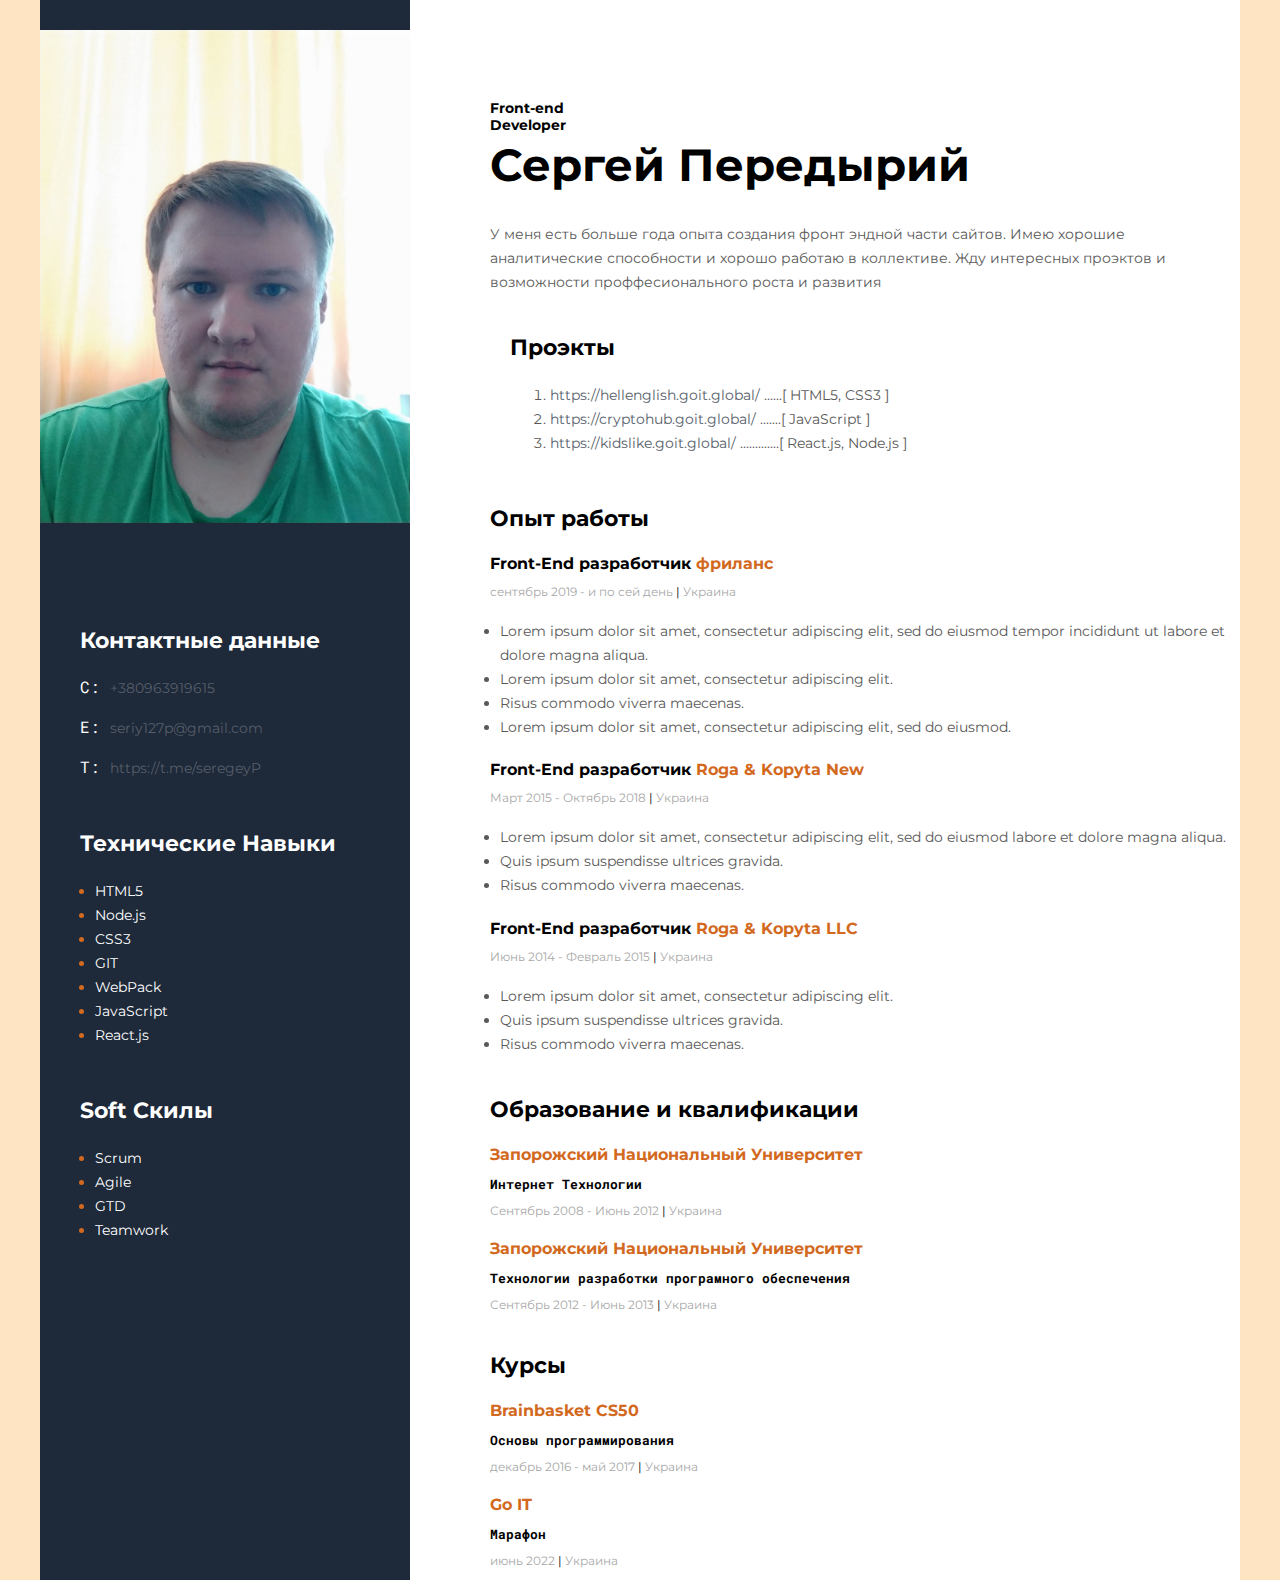
<file: index.html>
<!DOCTYPE html>
<html lang="en">
<head>
    <meta charset="UTF-8">
    <meta http-equiv="X-UA-Compatible" content="IE=edge">
    <meta name="viewport" content="width=device-width, initial-scale=1.0">
    <meta name="description" content="Это мой первый сайт за пару последних лет" />
    <meta name="keywords" content="html,css, web, site" />
    <title>Resume</title>
    <link rel="preconnect" href="https://fonts.googleapis.com">
    <link rel="stylesheet" href="style.css">
</head>
<body>
   <!--main-->
    <div class="main">
        <!--main content-->
        <div class="maincon">
        <!--about user-->
        <div class="head">
        <h2 class="hper">Front-end Developer</h2>
        <h1 class="name">Сергей Передырий</h1>
        <p class="blokTect">У меня есть больше года опыта создания фронт эндной части сайтов. Имею хорошие аналитические способности и хорошо работаю в коллективе. Жду интересных проэктов и возможности проффесионального роста и развития</p>



        </div>
        
        <!--projects-->
        <div class="Projects">
            <h3>Проэкты</h3>
            <ol class="blokTect">
                <li> <a href="https://hellenglish.goit.global/">https://hellenglish.goit.global/</a>
                ......[ HTML5, CSS3 ]</li>
                <li> <a href="https://cryptohub.goit.global/">https://cryptohub.goit.global/</a>
                .......[ JavaScript ]</li>
                <li> <a href="https://kidslike.goit.global/">https://kidslike.goit.global/</a>
                .............[ React.js, Node.js ]</li>
            </ol>
        </div>
        <!--work-->
        <div class="Work">
            <h3>Опыт работы</h3>
            <div>
                <h4>Front-End разработчик <span class="yello">фриланс</span></h4>
                <h5 class="date">сентябрь 2019 - и по сей день <span class="chert"> | </span>Украина</h5>
                <ul class="blokTect">
                    <li>Lorem ipsum dolor sit amet, consectetur adipiscing elit, sed do eiusmod tempor incididunt ut labore et dolore magna
                    aliqua.</li>
                    <li>Lorem ipsum dolor sit amet, consectetur adipiscing elit.</li>
                    <li>Risus commodo viverra maecenas.</li>
                    <li>Lorem ipsum dolor sit amet, consectetur adipiscing elit, sed do eiusmod.</li>
                    
                </ul>
            </div>
            <div>
                <h4>Front-End разработчик <span class="yello">Roga & Kopyta New</span></h4>
                <h5 class="date">Март 2015 - Октябрь 2018 <span class="chert"> | </span> Украина</h5>
                <ul class="blokTect">
                    <li>Lorem ipsum dolor sit amet, consectetur adipiscing elit, sed do eiusmod labore et dolore magna aliqua.</li>
                    <li>Quis ipsum suspendisse ultrices gravida.</li>
                    <li>Risus commodo viverra maecenas.</li>
                 
                </ul>
            </div>
            <div>
                <h4>Front-End разработчик <span class="yello">Roga & Kopyta LLC</span></h4>
                <h5 class="date">Июнь 2014 - Февраль 2015 <span class="chert"> | </span> Украина</h5>
                <ul class="blokTect">
                    <li>Lorem ipsum dolor sit amet, consectetur adipiscing elit.</li>
                    <li>Quis ipsum suspendisse ultrices gravida.</li>
                    <li>Risus commodo viverra maecenas.</li>
                  
                </ul>
            </div>
        </div>
        <!--Education-->
        
        <div class="edu">
            <h3>Образование и квалификации</h3>
            <h4 class="univer"><span class="yello">Запорожский Национальный Университет</span></h4>
            <h5 class="btnots">Интернет Технологии</h5>
            <p class="date">Сентябрь 2008 - Июнь 2012 <span class="chert"> | </span>Украина</p>
            <h4 class="univer"><span class="yello">Запорожский Национальный Университет</span></h4>
            <h5 class="btnots">Технологии разработки програмного обеспечения</h5>
            <p class="date">Сентябрь 2012 - Июнь 2013 <span class="chert"> | </span>Украина</p>
            <h3>Курсы</h3>
            <h4 class="univer"><span class="yello">Brainbasket CS50</span></h4>
            <h5 class="btnots">Основы программирования</h5>
            <p class="date">декабрь 2016 - май 2017 <span class="chert"> | </span>Украина</p>
            <h4 class="univer"><span class="yello">Go IT</span></h4>
            <h5 class="btnots">Марафон</h5>
            <p class="date">июнь 2022 <span class="chert"> | </span>Украина</p>
        </div>

        </div>
       
       
       
        

    <!--sidebur-->

        <aside class="leftside">
            <img src="img/port.jpg" alt="user photo" class="ava" > 
        <div class="lcont">
            <h3 class="sidtit">Контактные данные</h3>
            <div>
               <p> C: <a href="tel:+380963919615">+380963919615</a> </p>
                <p>E: <a href="mailto:seriy127p@gmail.com">seriy127p@gmail.com</a></p>
                <p>T: <a href="https://t.me/seregeyP" target="_blank">https://t.me/seregeyP</a></p>
            </div>
        </div >
        <div class="lcont">
            
            <h3 class="sidtit">Технические Навыки</h3>
            <ul class="skill">
                <li><span class="askil"> HTML5</span></li>
                <li><span class="askil">Node.js</span></li>
                <li><span class="askil">CSS3</span></li>
                <li><span class="askil">GIT</span></li>
                <li><span class="askil">WebPack</span></li>
                <li><span class="askil">JavaScript</span></li>
                <li><span class="askil">React.js</span></li>
            </ul>
        </div>
        <div class="menu-bar lcont">
            <h3 class="sidtit">Soft Скилы</h3>
            <ul class="skill">
                <li><span class="askil">Scrum</span></li>
                <li><span class="askil">Agile</span></li>
                <li><span class="askil">GTD</span></li>
                <li><span class="askil">Teamwork</span></li>
               
            </ul>
        </div>
        </aside>

    </div>

</body>
</html>
</file>
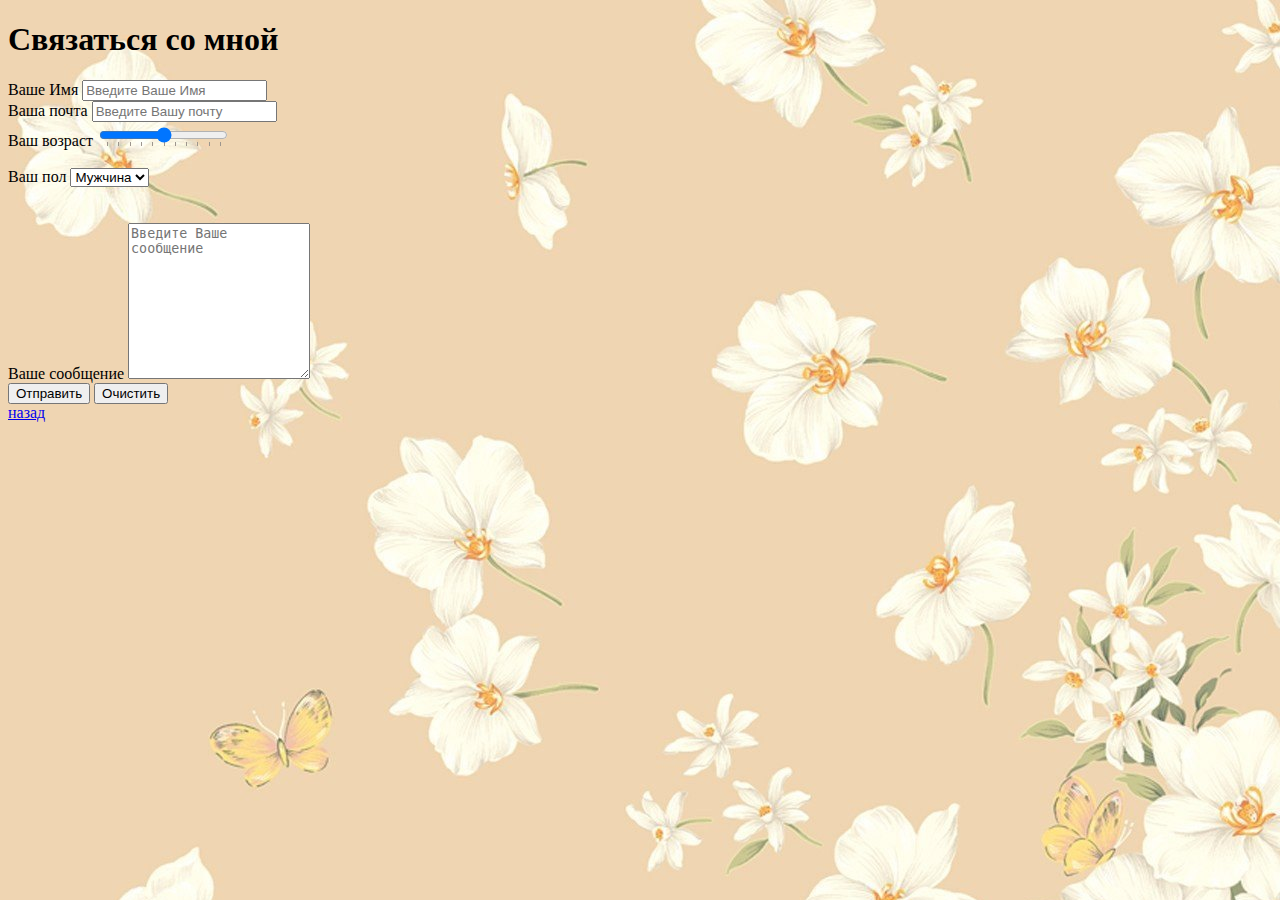
<file: for.html>
<!DOCTYPE html>
<html lang="en">
<head>
    
    <meta charset="UTF-8" />
    <meta name="viewport" content="width=device-width, user-scalable=no, initial-scale=1.0, maximum-scale=1.0, minimum-scale=1.0" />
    <title>Связаться со мной</title>
    <meta name="description" content="job"/>
   
    <style>
        body {
          background-image: url('imag/stol.jpg');
        }
        </style>
</head>
<body>
  <h1>Связаться со мной</h1> 
  <form action="/">
  <div>
      <label for="text">Ваше Имя</label>
      <input type="text" id="text" placeholder="Введите Ваше Имя">
  </div>
  <div>
    <label for="email">Ваша почта</label>
    <input type="email" id="email" placeholder="Введите Вашу почту">
</div>
<div>
    
    <label for="range">Ваш возраст</label>
    <input type="range" id="range" min="0" max="100" step="1" list="tickmarks">
    <datalist id="tickmarks">
        <option value="0">
        <option value="10">
        <option value="20">
        <option value="30">
        <option value="40">
        <option value="50">
        <option value="60">
        <option value="70">
        <option value="80">
        <option value="90">
        <option value="100">
      </datalist>
</div>
<br>
<div>
    <label for="sex">Ваш пол</label>
   <select id="sex">
       <option value="male" selected>Мужчина</option>
       <option value="female" >женщина</option>
   </select>
</div>
<br>
<br>
<div>
    <label for="message">Ваше сообщение</label> 
    <textarea id="message" placeholder="Введите Ваше сообщение" cols="20" rows="10"></textarea>
</div>
<div>
 <button type="submit">Oтправить</button>

 <input type="reset" value="Очистить">
</div>
</form>
  <a href="index.html" > назад</a>
</body>
</html>
</file>
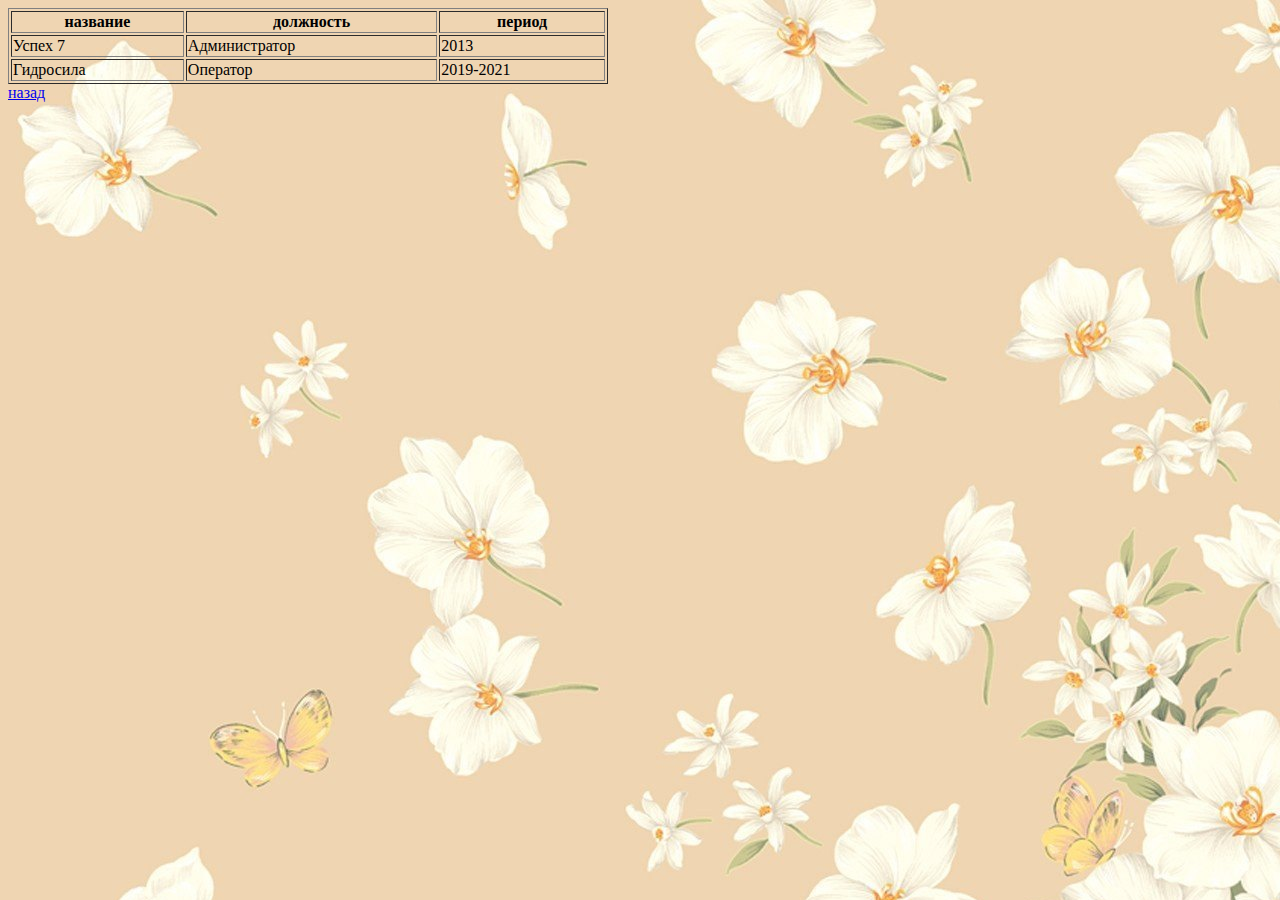
<file: job.html>
<!DOCTYPE html>
<html lang="en">
<head>
    
    <meta charset="UTF-8" />
    <meta name="viewport" content="width=device-width, user-scalable=no, initial-scale=1.0, maximum-scale=1.0, minimum-scale=1.0" />
    <title>прошлые работы</title>
    <meta name="description" content="Мои хобби"/>
    <meta name="keywords" content="html, web, site, hobby"/>
    <style>
        body {
          background-image: url('imag/stol.jpg');
        }
        </style>
</head>
<body>
   
   <table border="1" width="600">
       <thead>
           <th>название</th>
           <th>должность</th>
           <th>период</th>
       </thead>
       <tbody>
           <tr>
               <td> Успех 7</td>
               <td>Администратор</td>
               <td> 2013</td>
           </tr>
           <tr>
            <td> Гидросила</td>
            <td>Оператор</td>
            <td> 2019-2021</td>
        </tr>
       </tbody>
   </table>
    
    <a href="index.html" > назад</a>
</body>
</html>
</file>
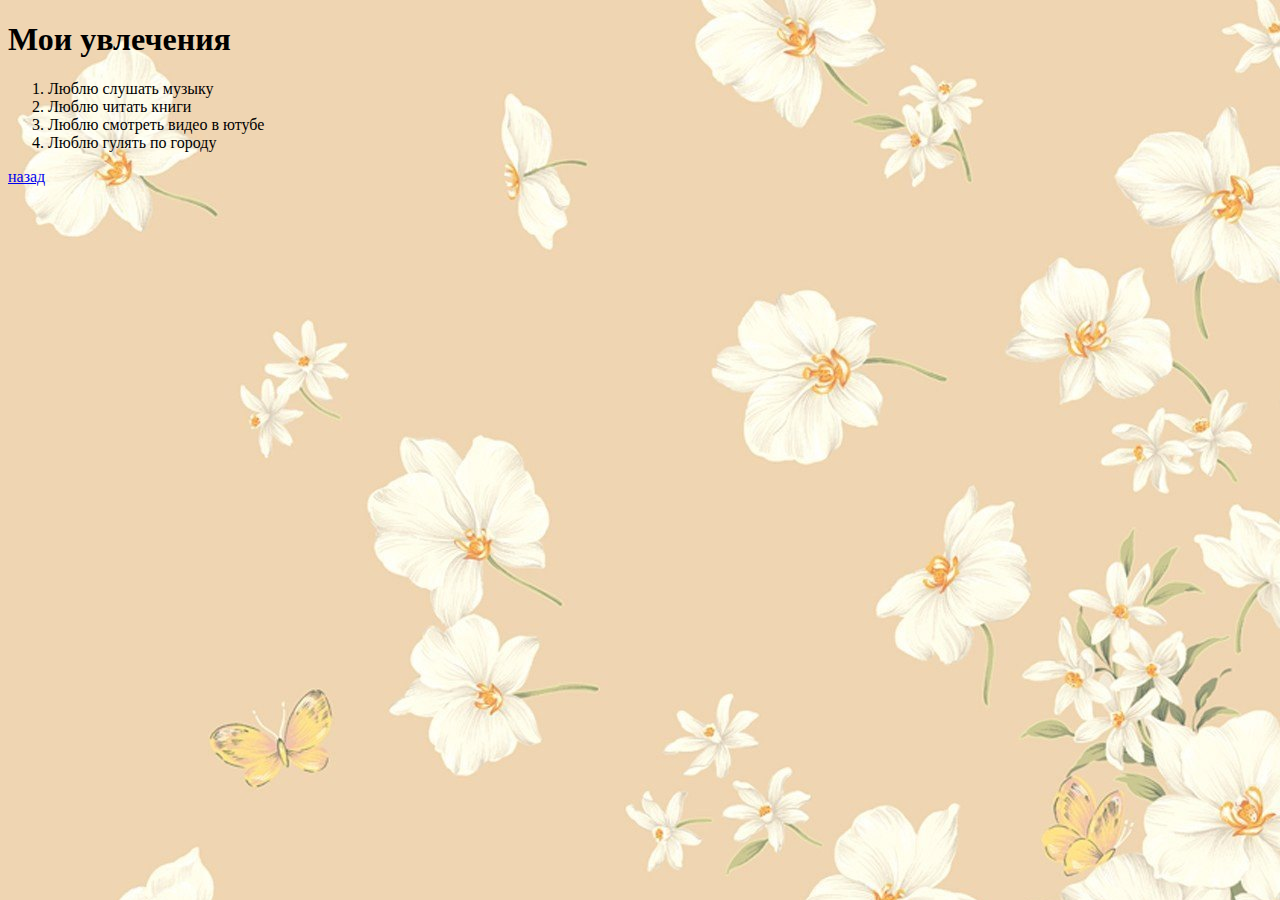
<file: spis.html>
<!DOCTYPE html>
<html lang="en">
<head>
    
    <meta charset="UTF-8" />
    <meta name="viewport" content="width=device-width, user-scalable=no, initial-scale=1.0, maximum-scale=1.0, minimum-scale=1.0" />
    <title>список увлечений</title>
    <meta name="description" content="job"/>
    <meta name="keywords" content="html, web, site, job"/>
    <style>
        body {
          background-image: url('imag/stol.jpg');
        }
        </style>
</head>
<body>
   
    <h1> Мои увлечения</h1>
    <ol >
        <li> Люблю слушать музыку</li>
        <li> Люблю читать книги</li>
        <li> Люблю смотреть видео в ютубе</li>
        <li> Люблю гулять по городу</li>
    </ol>
    <a href="index.html" > назад</a>
</body>
</html>
</file>
<file: style.css>
@import url('https://fonts.googleapis.com/css2?family=Montserrat:wght@500&family=Roboto+Mono:ital,wght@1,300&display=swap');
body {
    background-color: bisque;
    margin: 0%;
    font-family: 'Roboto Mono', monospace;
    
}
 .main {
     display: flex;
     flex-direction: row-reverse;
    background-color: white;
    width: 1200px;
    margin: 0 auto;
 }
 a {
     text-decoration: none;
    font-family: 'Montserrat';
        font-style: normal;
        font-weight: 400;
        font-size: 14px;
        line-height: 24px;
     color: #565e6a;
 }

 a:hover {
     color: rgb(170, 98, 122);
    
 }
 .skill li {font-family: 'Montserrat';
    font-style: normal;
    font-weight: 400;
    font-size: 14px;
    line-height: 24px;
    color: chocolate;
}
.askil {color: white;}
 .skill li:hover {
     color: aqua;
    cursor: default; }
.skill {margin-left: 15px;
     padding: 0%;}


 .ava {width: 200px;}

.leftside {
    background: #1E2939;
    width: 370px;
    color: white;
}
.leftside h3 { font-family: 'Montserrat';
    font-style: normal;
    font-weight: 700;
    font-size: 22px;
    line-height: 27px;
}
.Projects {margin: 20px;}
.ava {padding-top: 30px;}
 .maincon {margin-left:  80px;}
 .Projects {margin-top:  20px;}
 .Work {margin-top: 50px;}
 .edu {margin-top: 40px; margin-bottom: 10; ;}
 
 .menu-bar ul ul {
     display: none;
 }

 .menu-bar li:hover>ul {
     display: block;
 }
 .ava {width:  370px;
margin-bottom: 50px;}

.sidtit {
    color: white;
   
}

.lcont { margin-left:  40px;
margin-top: 50px;}

.hper {margin-top: 100px;
    
        width: 153px;
        height: 17px;
        left: 498px;
        top: 142px;
    
        font-family: 'Montserrat';
        font-style: normal;
        font-weight: 700;
        font-size: 14px;
        line-height: 17px;;}


 h1 {font-family: 'Montserrat';
     font-style: normal;
    font-weight: 700;
    font-size: 45px;
     line-height: 55px;
    margin-top: 20px;}

 .blokTect {
     font-family: 'Montserrat';
     font-style: normal;
     font-weight: 400;
     font-size: 14px;
     line-height: 24px;
     color:#595959;
 }
 .maincon h4 { 
    font-family: 'Montserrat';
    font-style: normal;
    font-weight: 700;
    font-size: 16px;
    line-height: 20px;  }
.yello { color: chocolate;}
.date {
    font-family: 'Montserrat';
    font-style: normal;
    font-weight: 400;
    font-size: 12px;
    line-height: 15px;
    color: #A8A8A8;
    margin-top: 10px;
    
}
.head {margin-bottom:  40px;}
.maincon ul { margin-left: 10px; padding-left: 0%;}
.maincon h4,  .btnots, .univer {padding-bottom: 0%; margin-bottom: 10px;}
.maincon h3 {
    font-family: 'Montserrat';
    font-style: normal;
    font-weight: 700;
    font-size: 22px;
    line-height: 27px;
    margin-top: 40px;
}
.chert {color: black;}
.btnots {margin-top: 10px;}
</file>
